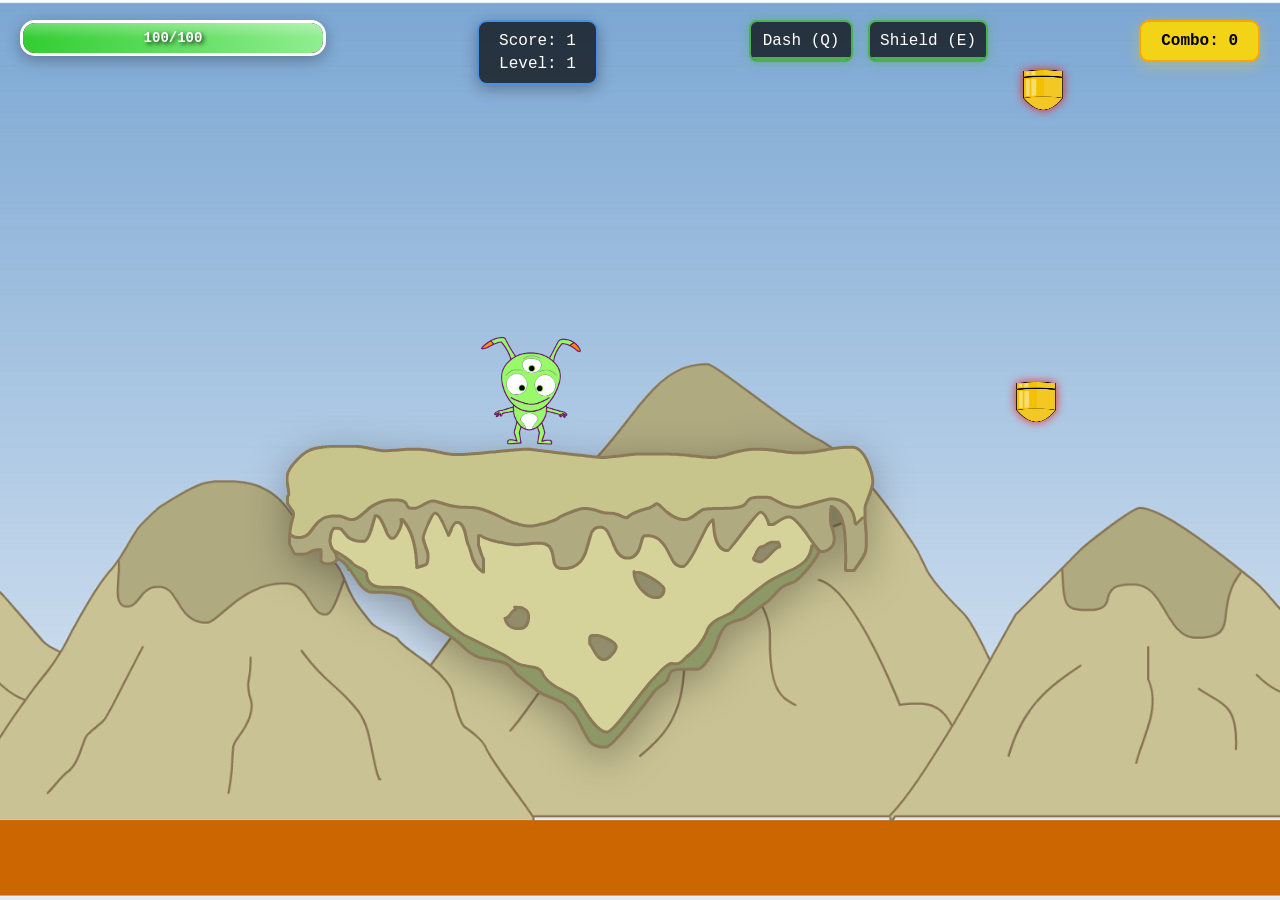
<file: index.html>
<!DOCTYPE html>
<html lang="en">
<head>
    <meta charset="UTF-8">
    <meta name="viewport" content="width=device-width, initial-scale=1.0">
    <title>Batuti</title>
    <link rel="stylesheet" href="style.css"> 
</head>
<body>
    <!-- Added comprehensive UI elements for enhanced gameplay -->
    <div id="ui-container">
        <div id="health-container">
            <div id="health-bar"></div>
            <span id="health-text">100/100</span>
        </div>
        
        <div id="score-container">
            <span>Score: <span id="score">0</span></span>
            <span>Level: <span id="level">1</span></span>
        </div>
        
        <div id="abilities-container">
            <div class="ability" id="dash-ability">
                <span>Dash (Q)</span>
                <div class="cooldown-bar" id="dash-cooldown"></div>
            </div>
            <div class="ability" id="shield-ability">
                <span>Shield (E)</span>
                <div class="cooldown-bar" id="shield-cooldown"></div>
            </div>
        </div>
        
        <div id="combo-container">
            <span>Combo: <span id="combo">0</span></span>
        </div>
    </div>

    <div class="area-container">
        <img src="/moves/moves/area.png?height=200&width=700" class="area-img" alt="Area">
    </div>
    
    <img id="character" src="moves/moves/idle-1.png?height=100&width=100" alt="Character">
    
    <!-- Added particle system container -->
    <div id="particles-container"></div>
    
    <script src="script.js"></script>
</body>
</html>
</file>
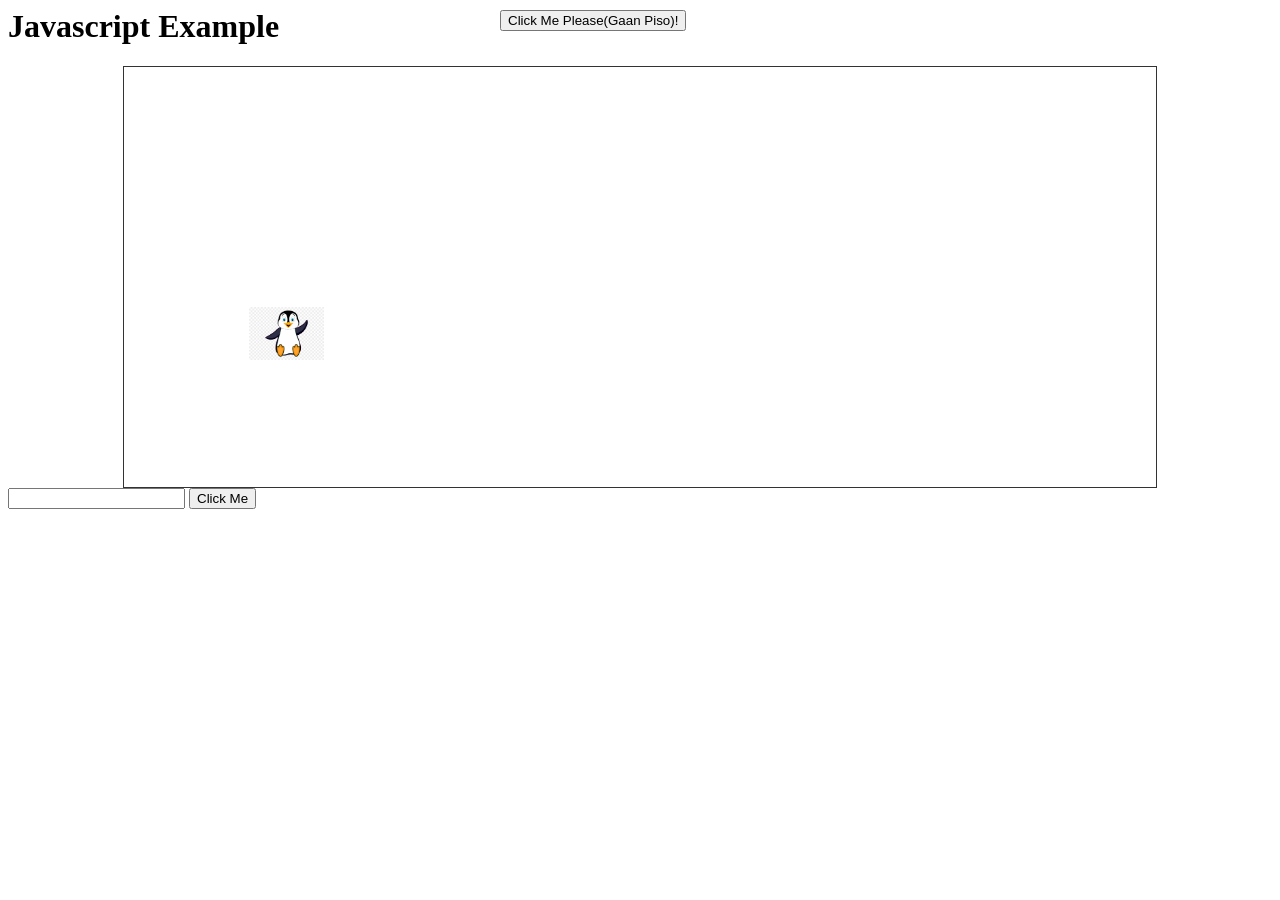
<file: Javascript Example/Javascript Example/index.html>
<html>
	<head>
		<title>Javascript Example 01</title>
	</head>

	<body  onkeypress='pressed()'>
		<h1>Javascript Example</h1>
		<div id='section1' onclick='clicked2()' style='overflow: hidden; padding: 10px; border: solid 1px #333; width: 80%; height: 400px; margin: 0 auto'>
			<!--<div style='width: 98%; padding: 5px; margin: 1%; border: solid 1px #f00'>Me: Hell There!</div>
			<div style='text-align: right; width: 98%; padding: 5px; margin: 1%; border: solid 1px #00f'>Me: Hell There!</div>
			<div style='width: 98%; padding: 5px; margin: 1%; border: solid 1px #f00'>Me: Hell There!</div>-->
			<img id='pingo' src='pingo.png' style='width:75px; position:relative; top: 0px; left: 0px'>
		</div>
		<input type='text' id='message'>
		<button onclick="clicked()">Click Me</button>
		<button onmouseover='overed()' id='forfun' style='position:absolute; top: 10px; left:500px;'>Click Me Please(Gaan Piso)!</button>
	</body>
	<script>
		var x=0,y=0,ctr=0;

		function loader(){
			if(ctr>0){
				y-=15;
				ctr--;
			}else{
				y+=10;
				if(y>400){
					alert("What did you do to PINGO?");
					x = 0; y = 0;
				}
			}
			x+=5;
			if(x>1500){
				x=0;
			}
			pingo = document.getElementById("pingo");
			pingo.style.top = y +"px";
			pingo.style.left = x +"px";
		}
		setInterval("loader()",50);

		function clicked2(){
			ctr=10;
		}
		function pressed(){
			ctr=10;
		}
		function overed(){
			elem = document.getElementById("forfun");
			elem.style.top = Math.floor(Math.random()*900) + "px";
			elem.style.left = Math.floor(Math.random()*1700) + "px";
		}
		function clicked(){
			// Connect to server and saved message...
			msg = document.getElementById("message");
			//alert(msg.value);
			div = document.getElementById("section1");
			div.innerHTML = div.innerHTML + "<div style='width: 98%; padding: 5px; margin: 1%; border: solid 1px #f00'>"
								+msg.value+"</div>";
		}
	</script>
</html>
</file>
<file: style.css>
body {
  min-height: 100vh;
  margin: 0;
  background: url("moves/moves/background.png") center / cover no-repeat;
  background-attachment: fixed;
  position: relative;
  overflow: hidden;
  font-family: "Courier New", monospace;
}

.area-container {
  position: absolute;
  left: 50%;
  bottom: 150px;
  transform: translateX(-60%);
  width: auto;
  height: auto;
  display: flex;
  align-items: center;
  justify-content: center;
}

.area-img {
  width: auto;
  height: auto;
  object-fit: cover;
  box-sizing: border-box;
  filter: drop-shadow(0 10px 20px rgba(0, 0, 0, 0.3));
}

#character {
  position: absolute;
  left: 50%;
  top: calc(100% - 150px - 150px);
  transform: translateX(-50%);
  width: 100px;
  z-index: 2;
  transition: filter 0.1s ease;
}

/* Enhanced UI styling with modern design */
#ui-container {
  position: fixed;
  top: 0;
  left: 0;
  right: 0;
  z-index: 1000;
  padding: 20px;
  display: flex;
  justify-content: space-between;
  align-items: flex-start;
  flex-wrap: wrap;
  gap: 20px;
}

#health-container {
  position: relative;
  width: 300px;
  height: 30px;
  background: rgba(139, 0, 0, 0.8);
  border: 3px solid #fff;
  border-radius: 15px;
  overflow: hidden;
  box-shadow: 0 4px 15px rgba(0, 0, 0, 0.3);
}

#health-bar {
  width: 100%;
  height: 100%;
  background: linear-gradient(90deg, #32cd32, #90ee90);
  border-radius: 12px;
  transition: width 0.3s ease-in-out;
  position: relative;
}

#health-bar::after {
  content: "";
  position: absolute;
  top: 0;
  left: 0;
  right: 0;
  height: 50%;
  background: linear-gradient(180deg, rgba(255, 255, 255, 0.3), transparent);
  border-radius: 12px 12px 0 0;
}

#health-text {
  position: absolute;
  top: 50%;
  left: 50%;
  transform: translate(-50%, -50%);
  color: white;
  font-weight: bold;
  text-shadow: 2px 2px 4px rgba(0, 0, 0, 0.8);
  font-size: 14px;
}

#score-container {
  background: rgba(0, 0, 0, 0.7);
  padding: 10px 20px;
  border-radius: 10px;
  color: white;
  display: flex;
  flex-direction: column;
  gap: 5px;
  border: 2px solid #4a90e2;
  box-shadow: 0 4px 15px rgba(0, 0, 0, 0.3);
}

#abilities-container {
  display: flex;
  gap: 15px;
}

.ability {
  background: rgba(0, 0, 0, 0.7);
  padding: 10px;
  border-radius: 8px;
  color: white;
  text-align: center;
  min-width: 80px;
  border: 2px solid #666;
  position: relative;
  overflow: hidden;
}

.ability.ready {
  border-color: #4caf50;
  box-shadow: 0 0 10px rgba(76, 175, 80, 0.5);
}

.ability.active {
  border-color: #ff9800;
  box-shadow: 0 0 15px rgba(255, 152, 0, 0.7);
}

.cooldown-bar {
  position: absolute;
  bottom: 0;
  left: 0;
  height: 3px;
  background: #4caf50;
  width: 0%;
  transition: width 0.1s linear;
}

#combo-container {
  background: rgba(255, 215, 0, 0.9);
  padding: 10px 20px;
  border-radius: 10px;
  color: black;
  font-weight: bold;
  border: 2px solid #ffa500;
  box-shadow: 0 4px 15px rgba(255, 215, 0, 0.3);
  transform: scale(1);
  transition: transform 0.2s ease;
}

#combo-container.pulse {
  transform: scale(1.1);
}

/* Added particle system and power-up styling */
.particle {
  position: absolute;
  pointer-events: none;
  z-index: 999;
}

.power-up {
  position: absolute;
  width: 40px;
  height: 40px;
  border-radius: 50%;
  animation: float 2s ease-in-out infinite, glow 1s ease-in-out infinite alternate;
  cursor: pointer;
  z-index: 10;
}

.power-up.health {
  background: radial-gradient(circle, #ff6b6b, #ee5a52);
  border: 3px solid #fff;
  box-shadow: 0 0 20px rgba(255, 107, 107, 0.6);
}

.power-up.invincibility {
  background: radial-gradient(circle, #4ecdc4, #44a08d);
  border: 3px solid #fff;
  box-shadow: 0 0 20px rgba(78, 205, 196, 0.6);
}

.power-up.speed {
  background: radial-gradient(circle, #feca57, #ff9ff3);
  border: 3px solid #fff;
  box-shadow: 0 0 20px rgba(254, 202, 87, 0.6);
}

@keyframes float {
  0%,
  100% {
    transform: translateY(0px);
  }
  50% {
    transform: translateY(-10px);
  }
}

@keyframes glow {
  0% {
    box-shadow: 0 0 20px rgba(255, 255, 255, 0.3);
  }
  100% {
    box-shadow: 0 0 30px rgba(255, 255, 255, 0.8);
  }
}

.bullet {
  filter: drop-shadow(0 0 5px rgba(255, 0, 0, 0.8));
  animation: bulletGlow 0.5s ease-in-out infinite alternate;
}

@keyframes bulletGlow {
  0% {
    filter: drop-shadow(0 0 5px rgba(255, 0, 0, 0.8));
  }
  100% {
    filter: drop-shadow(0 0 10px rgba(255, 0, 0, 1));
  }
}

.character-invincible {
  animation: invincibilityFlash 0.2s ease-in-out infinite;
}

@keyframes invincibilityFlash {
  0% {
    opacity: 1;
    filter: brightness(1);
  }
  50% {
    opacity: 0.5;
    filter: brightness(1.5) hue-rotate(180deg);
  }
  100% {
    opacity: 1;
    filter: brightness(1);
  }
}

.screen-shake {
  animation: shake 0.3s ease-in-out;
}

@keyframes shake {
  0%,
  100% {
    transform: translate(0, 0);
  }
  25% {
    transform: translate(-5px, -5px);
  }
  50% {
    transform: translate(5px, -5px);
  }
  75% {
    transform: translate(-5px, 5px);
  }
}

/* Enhanced game over screen */
.game-over-overlay {
  position: fixed;
  top: 0;
  left: 0;
  width: 100%;
  height: 100%;
  background: linear-gradient(135deg, rgba(0, 0, 0, 0.9), rgba(139, 0, 0, 0.8));
  color: white;
  display: flex;
  flex-direction: column;
  align-items: center;
  justify-content: center;
  z-index: 9999;
  animation: fadeIn 0.5s ease-in-out;
}

@keyframes fadeIn {
  from {
    opacity: 0;
  }
  to {
    opacity: 1;
  }
}

.game-over-title {
  font-size: 60px;
  margin-bottom: 20px;
  text-shadow: 3px 3px 6px rgba(0, 0, 0, 0.8);
  animation: pulse 2s ease-in-out infinite;
}

@keyframes pulse {
  0%,
  100% {
    transform: scale(1);
  }
  50% {
    transform: scale(1.05);
  }
}

.game-stats {
  background: rgba(0, 0, 0, 0.7);
  padding: 20px;
  border-radius: 10px;
  margin: 20px;
  text-align: center;
  border: 2px solid #4a90e2;
}

.restart-btn {
  padding: 15px 30px;
  font-size: 20px;
  background: linear-gradient(135deg, #4a90e2, #357abd);
  color: white;
  border: none;
  border-radius: 10px;
  cursor: pointer;
  margin-top: 20px;
  transition: all 0.3s ease;
  box-shadow: 0 4px 15px rgba(0, 0, 0, 0.3);
}

.restart-btn:hover {
  transform: translateY(-2px);
  box-shadow: 0 6px 20px rgba(0, 0, 0, 0.4);
}
</file>
